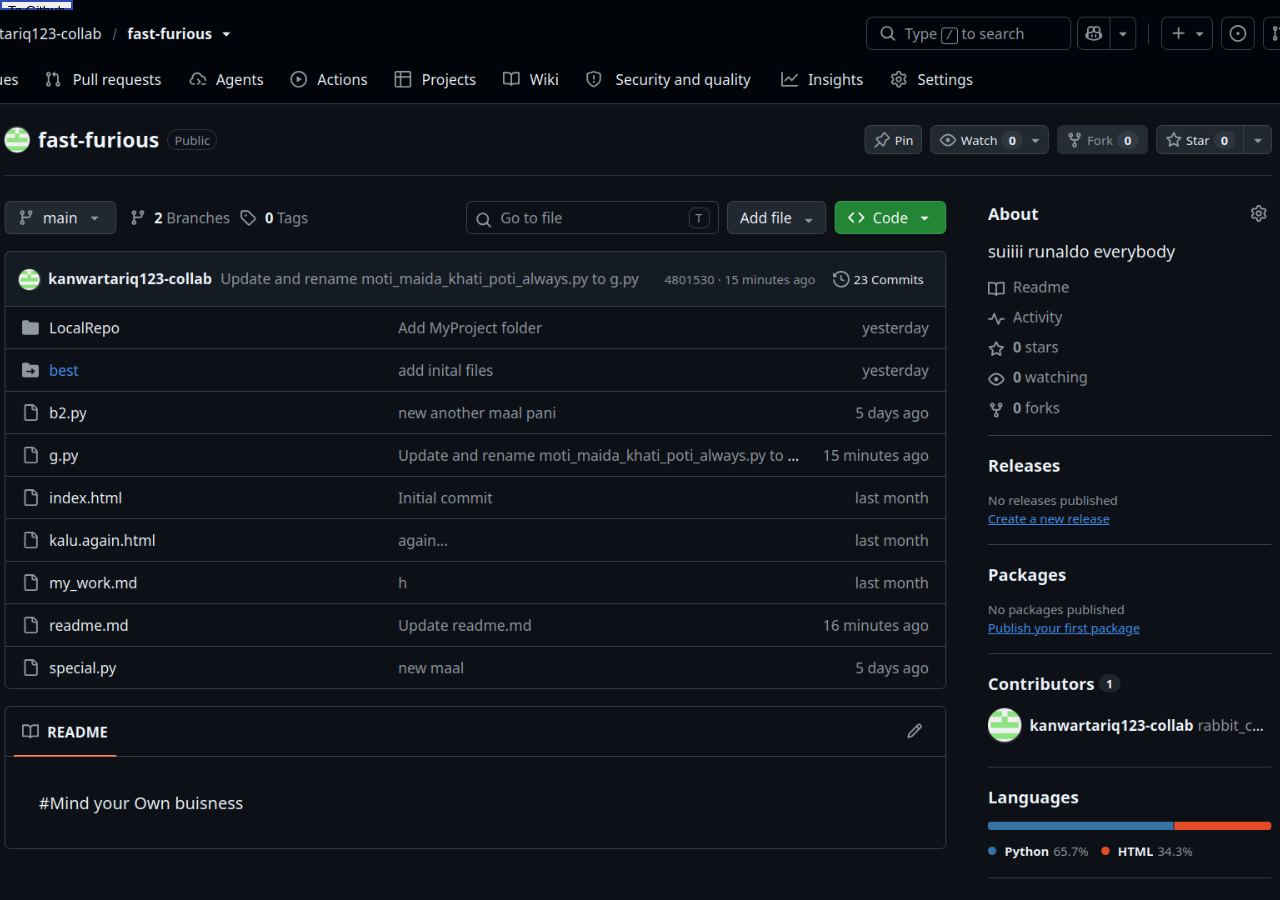
<file: LocalRepo/index.html>
<!DOCTYPE html>
<html lang="en">
<head>
    <meta charset="UTF-8">
    <meta name="viewport" content="width=device-width, initial-scale=1.0">
    <title>Document</title>
    <link rel="stylesheet" href="index.css">
</head>
<body>
    <div id="main">
        <div id="first"><a href="https://github.com/kanwartariq123-collab/fast-furious"><button>To Github</button></a></div>
    </div>
</body>
</html>
</file>
<file: LocalRepo/index.css>
#html,body{
    background-color: antiquewhite;
}
body{
    background-color: antiquewhite;
    background-image: url('Screenshot From 2026-09-05 14-50-46.png');
    background-size: cover;
    background-repeat: no-repeat;
    background-position: center;
    height: 100vh;
    margin: 0;


}

#first a button{
    height: 10px;
    border: 2px solid rgb(48, 72, 180);

}
</file>
